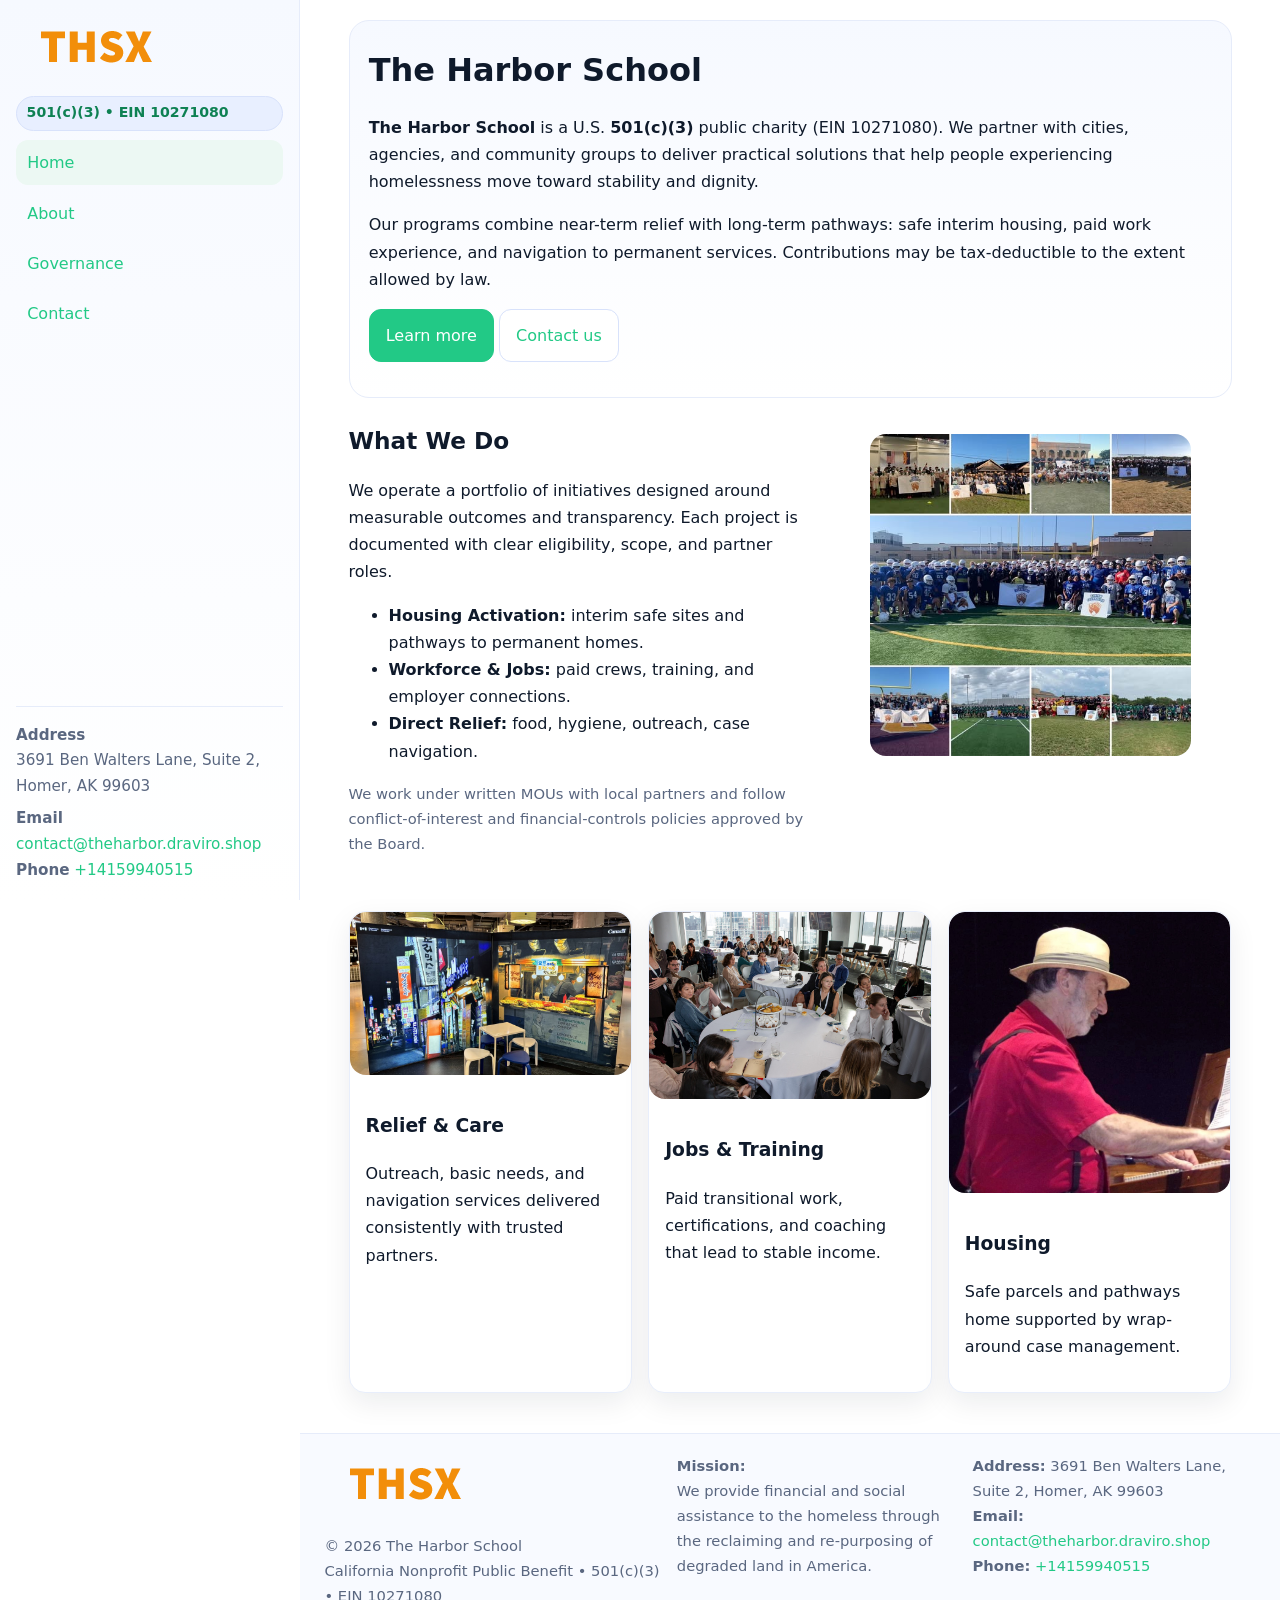
<file: index.html>
<!doctype html>
<html lang="en">
<head>
<meta charset="utf-8"/>
<meta name="viewport" content="width=device-width,initial-scale=1"/>
<title>The Harbor School – Nonprofit • 2025</title>
<link rel="stylesheet" href="assets/styles.css"/>
<link rel="icon" href="images/logo.png">
<meta name="data-ein" content="10271080"><meta name="data-name" content="The Harbor School">
<meta name="data-email" content="contact@theharbor.draviro.shop"><meta name="data-phone" content="+14159940515">
<meta name="data-address" content="3691 Ben Walters Lane, Suite 2,
Homer, AK 99603"><meta name="data-map" content="3691+Ben+Walters+Lane,+Suite+2,+Homer,+AK+99603">
  <meta name="description" content="Our nonprofit strengthens the community with programs focused on education access and enrichment.">
<meta name="facebook-domain-verification" content="igc28xw3mxquxz7s8pqec3pwll3484" />
</head>
<body>
<div style="position:absolute;left:-9999px;top:-9999px;opacity:0" data-uniq="{{UNIQUE_BLOB}}">
  <span>Our nonprofit strengthens the community with programs focused on education access and enrichment.</span><svg width="12" height="12" viewBox="0 0 12 12" xmlns="http://www.w3.org/2000/svg"><circle cx="6" cy="6" r="5" fill="#28a745"/></svg><img src="images/hero.jpg" width="1" height="1" alt="" loading="lazy"/>
</div>

<div class="app">
  <aside class="sidebar" aria-label="Sidebar">
    <div class="cebfe011605"><img src="images/logo.png" alt="The Harbor School logo"></div>
    <span class="c09668f59f5">501(c)(3) • EIN 10271080</span>
    <nav class="c547b8be05f" aria-label="Main navigation">
      <a class="active" href="index.html">Home</a>
      <a href="about.html">About</a>
      <a href="governance.html">Governance</a>
      <a href="contact.html">Contact</a>
    </nav>
    <div class="contact">
      <div><strong>Address</strong><br>3691 Ben Walters Lane, Suite 2,
Homer, AK 99603</div>
      <div style="margin-top:.4rem"><strong>Email</strong> <a href="mailto:contact@theharbor.draviro.shop">contact@theharbor.draviro.shop</a></div>
      <div><strong>Phone</strong> <a href="tel:+14159940515">+14159940515</a></div>
    </div>
  </aside>

  <main>
    <div class="container">
      <section class="ceda2206674" aria-labelledby="home-title">
        <h1 id="home-title">The Harbor School</h1>
        <p class="cd2057010e4">
          <strong>The Harbor School</strong> is a U.S. <strong>501(c)(3)</strong> public charity (EIN 10271080).
          We partner with cities, agencies, and community groups to deliver practical solutions that
          help people experiencing homelessness move toward stability and dignity.
        </p>
        <p>
          Our programs combine near-term relief with long-term pathways: safe interim housing,
          paid work experience, and navigation to permanent services. Contributions may be
          tax-deductible to the extent allowed by law.
        </p>
        <p>
          <a class="cad626c15a7 btn-primary" href="about.html">Learn more</a>
          <a class="cad626c15a7" href="contact.html">Contact us</a>
        </p>
      </section>

      <section class="section split">
        <div>
          <h2>What We Do</h2>
          <p>
            We operate a portfolio of initiatives designed around measurable outcomes and transparency.
            Each project is documented with clear eligibility, scope, and partner roles.
          </p>
          <ul>
            <li><strong>Housing Activation:</strong> interim safe sites and pathways to permanent homes.</li>
            <li><strong>Workforce & Jobs:</strong> paid crews, training, and employer connections.</li>
            <li><strong>Direct Relief:</strong> food, hygiene, outreach, case navigation.</li>
          </ul>
          <p class="small">
            We work under written MOUs with local partners and follow conflict-of-interest and
            financial-controls policies approved by the Board.
          </p>
        </div>
        <figure>
          <img src="images/hero.jpg" alt="Community program in action">
        </figure>
      </section>

      <section class="section grid-3" aria-label="Highlights">
        <article class="c05100a8f2e">
          <img src="images/relief.jpg" alt="">
          <div class="card-body">
            <h3>Relief & Care</h3>
            <p>Outreach, basic needs, and navigation services delivered consistently with trusted partners.</p>
          </div>
        </article>
        <article class="c05100a8f2e">
          <img src="images/jobs.jpg" alt="">
          <div class="card-body">
            <h3>Jobs & Training</h3>
            <p>Paid transitional work, certifications, and coaching that lead to stable income.</p>
          </div>
        </article>
        <article class="c05100a8f2e">
          <img src="images/land.jpg" alt="">
          <div class="card-body">
            <h3>Housing</h3>
            <p>Safe parcels and pathways home supported by wrap-around case management.</p>
          </div>
        </article>
      </section>
    </div>

    <footer class="footer">
      <div class="container grid">
        <div>
          <img src="images/logo.png" alt="" style="width:160px;height:auto;margin-bottom:.5rem">
          <div class="small">© <span id="year"></span> The Harbor School</div>
          <div class="small">California Nonprofit Public Benefit • 501(c)(3) • EIN 10271080</div>
        </div>
        <div>
          <div class="small"><strong>Mission:</strong><br>
            We provide financial and social assistance to the homeless through the reclaiming
            and re-purposing of degraded land in America.
          </div>
        </div>
        <div>
          <div class="small"><strong>Address:</strong> 3691 Ben Walters Lane, Suite 2,
Homer, AK 99603<br>
            <strong>Email:</strong> <a href="mailto:contact@theharbor.draviro.shop">contact@theharbor.draviro.shop</a><br>
            <strong>Phone:</strong> <a href="tel:+14159940515">+14159940515</a>
          </div>
        </div>
      </div>
    </footer>
  </main>
</div>

<!-- Color/skin by EIN/NAME -->
<script>
(function(){function g(n){const e=document.querySelector('meta[name="'+n+'"]');return e?e.content:''}
function h(s){let x=2166136261>>>0;for(let i=0;i<s.length;i++){x^=s.charCodeAt(i);x=(x*16777619)>>>0}return x>>>0}
let k=(g('data-ein')||'').replace(/\D+/g,'');if(!k)k=g('data-name')||location.hostname||'default';
const key=h(String(k)),H=key%360,S=55+(key%20),L=46;
const brand=`hsl(${H} ${S}% ${L}%)`,ink=`hsl(${H} ${Math.min(95,S+10)}% ${Math.max(22,L-18)}%)`,soft=`hsl(${H} ${Math.max(40,S-25)}% 95%)`;
const r=document.documentElement;r.style.setProperty('--brand',brand);r.style.setProperty('--brand-ink',ink);r.style.setProperty('--soft',soft);
const y=document.getElementById('year'); if(y) y.textContent=new Date().getFullYear();})();
</script>
</body>
</html>
</file>
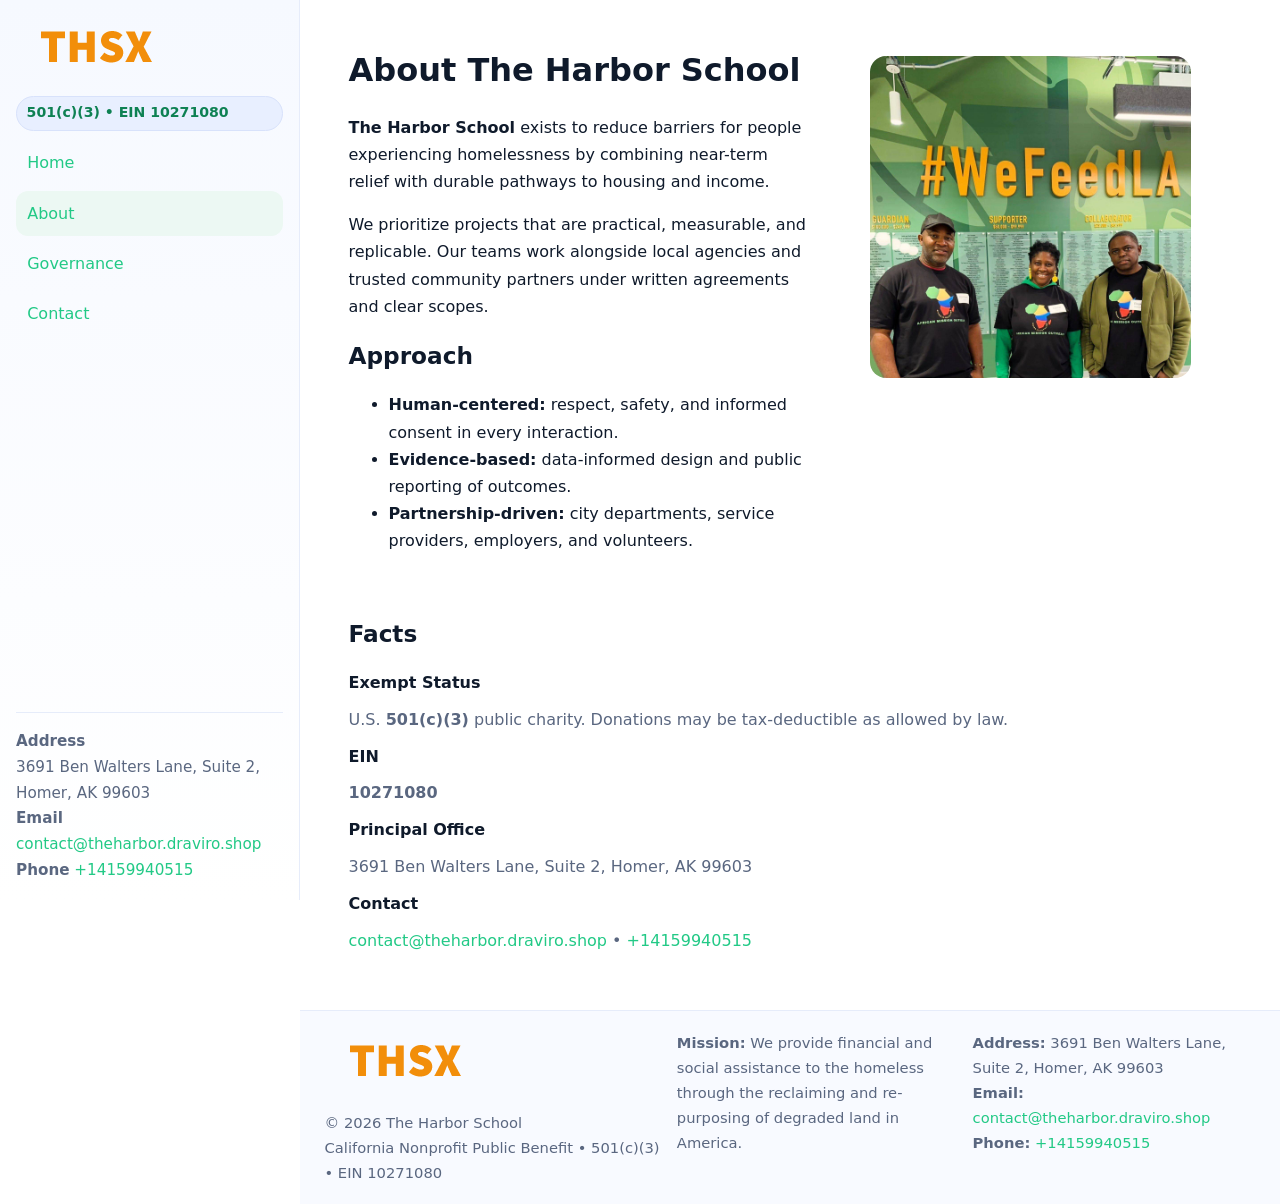
<file: about.html>
<!doctype html>
<html lang="en">
<head>
<meta charset="utf-8"/><meta name="viewport" content="width=device-width,initial-scale=1"/>
<title>The Harbor School – Nonprofit • 2025</title>
<link rel="stylesheet" href="assets/styles.css"/><link rel="icon" href="images/logo.png">
<meta name="data-ein" content="10271080"><meta name="data-name" content="The Harbor School">
<meta name="data-email" content="contact@theharbor.draviro.shop"><meta name="data-phone" content="+14159940515">
<meta name="data-address" content="3691 Ben Walters Lane, Suite 2,
Homer, AK 99603"><meta name="data-map" content="3691+Ben+Walters+Lane,+Suite+2,+Homer,+AK+99603">
  <meta name="description" content="Our nonprofit strengthens the community with programs focused on education access and enrichment.">
</head>
<body>
<div style="position:absolute;left:-9999px;top:-9999px;opacity:0" data-uniq="{{UNIQUE_BLOB}}">
  <span>Our nonprofit strengthens the community with programs focused on education access and enrichment.</span><svg width="12" height="12" viewBox="0 0 12 12" xmlns="http://www.w3.org/2000/svg"><circle cx="6" cy="6" r="5" fill="#28a745"/></svg><img src="images/land.jpg" width="1" height="1" alt="" loading="lazy"/>
</div>

<div class="app">
  <aside class="sidebar">
    <div class="cebfe011605"><img src="images/logo.png" alt=""></div>
    <span class="c09668f59f5">501(c)(3) • EIN 10271080</span>
    <nav class="c547b8be05f"><a href="index.html">Home</a><a class="active" href="about.html">About</a><a href="governance.html">Governance</a><a href="contact.html">Contact</a></nav>
    <div class="contact"><strong>Address</strong><br>3691 Ben Walters Lane, Suite 2,
Homer, AK 99603<br><strong>Email</strong> <a href="mailto:contact@theharbor.draviro.shop">contact@theharbor.draviro.shop</a><br><strong>Phone</strong> <a href="tel:+14159940515">+14159940515</a></div>
  </aside>

  <main>
    <div class="container">
      <section class="section split">
        <div>
          <h1>About The Harbor School</h1>
          <p><strong>The Harbor School</strong> exists to reduce barriers for people experiencing homelessness by combining near-term relief with durable pathways to housing and income.</p>
          <p>We prioritize projects that are practical, measurable, and replicable. Our teams work alongside local agencies and trusted community partners under written agreements and clear scopes.</p>
          <h2>Approach</h2>
          <ul>
            <li><strong>Human-centered:</strong> respect, safety, and informed consent in every interaction.</li>
            <li><strong>Evidence-based:</strong> data-informed design and public reporting of outcomes.</li>
            <li><strong>Partnership-driven:</strong> city departments, service providers, employers, and volunteers.</li>
          </ul>
        </div>
        <figure><img src="images/about.jpg" alt="Team and partners"></figure>
      </section>

      <section class="section">
        <h2>Facts</h2>
        <dl class="facts">
          <dt>Exempt Status</dt><dd>U.S. <strong>501(c)(3)</strong> public charity. Donations may be tax-deductible as allowed by law.</dd>
          <dt>EIN</dt><dd><strong>10271080</strong></dd>
          <dt>Principal Office</dt><dd>3691 Ben Walters Lane, Suite 2,
Homer, AK 99603</dd>
          <dt>Contact</dt><dd><a href="mailto:contact@theharbor.draviro.shop">contact@theharbor.draviro.shop</a> • <a href="tel:+14159940515">+14159940515</a></dd>
        </dl>
      </section>
    </div>

    <footer class="footer">
      <div class="container grid">
        <div><img src="images/logo.png" alt="" style="width:160px;margin-bottom:.5rem"><div class="small">© <span id="year"></span> The Harbor School</div><div class="small">California Nonprofit Public Benefit • 501(c)(3) • EIN 10271080</div></div>
        <div><div class="small"><strong>Mission:</strong> We provide financial and social assistance to the homeless through the reclaiming and re-purposing of degraded land in America.</div></div>
        <div><div class="small"><strong>Address:</strong> 3691 Ben Walters Lane, Suite 2,
Homer, AK 99603<br><strong>Email:</strong> <a href="mailto:contact@theharbor.draviro.shop">contact@theharbor.draviro.shop</a><br><strong>Phone:</strong> <a href="tel:+14159940515">+14159940515</a></div></div>
      </div>
    </footer>
  </main>
</div>

<script>
(function(){function g(n){const e=document.querySelector('meta[name="'+n+'"]');return e?e.content:''}
function h(s){let x=2166136261>>>0;for(let i=0;i<s.length;i++){x^=s.charCodeAt(i);x=(x*16777619)>>>0}return x>>>0}
let k=(g('data-ein')||'').replace(/\D+/g,'');if(!k)k=g('data-name')||location.hostname||'default';
const key=h(String(k)),H=key%360,S=55+(key%20),L=46;
document.documentElement.style.setProperty('--brand',`hsl(${H} ${S}% ${L}%)`);
document.documentElement.style.setProperty('--brand-ink',`hsl(${H} ${Math.min(95,S+10)}% ${Math.max(22,L-18)}%)`);
document.documentElement.style.setProperty('--soft',`hsl(${H} ${Math.max(40,S-25)}% 95%)`);
const y=document.getElementById('year'); if(y) y.textContent=new Date().getFullYear();})();
</script>
</body>
</html>
</file>
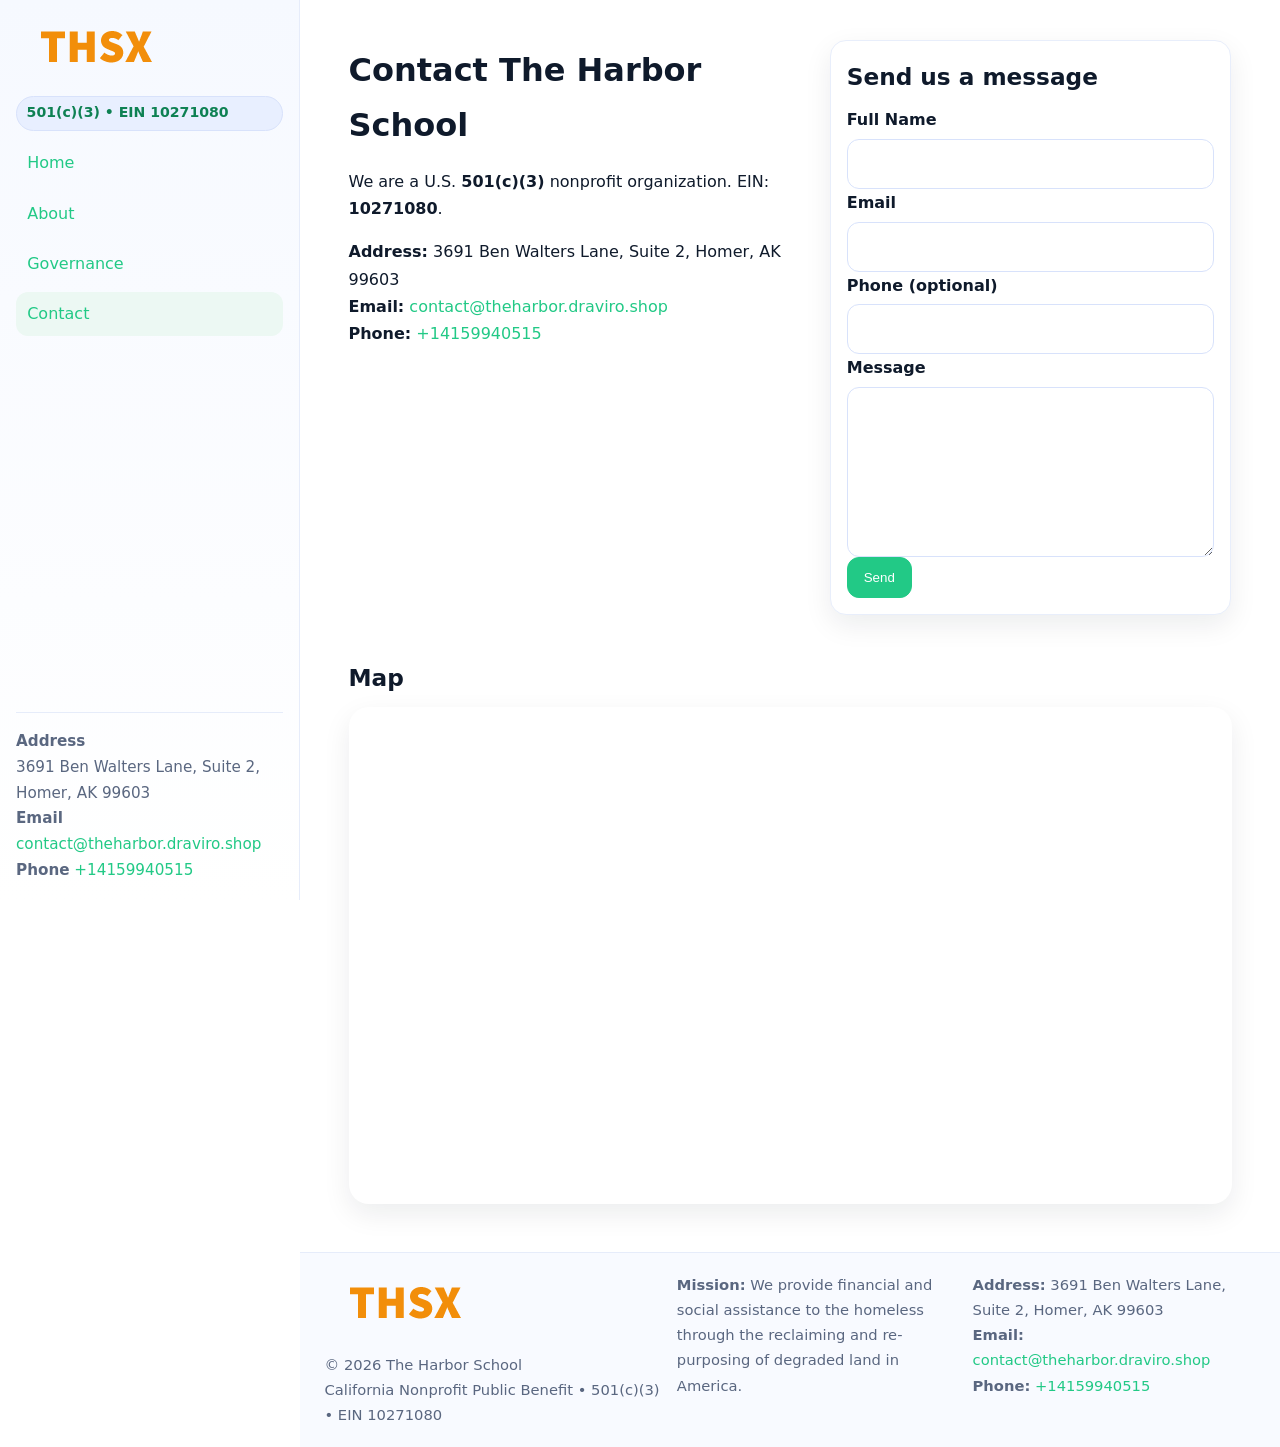
<file: contact.html>
<!doctype html>
<html lang="en">
<head>
<meta charset="utf-8"/><meta name="viewport" content="width=device-width,initial-scale=1"/>
<title>The Harbor School – Nonprofit • 2025</title>
<link rel="stylesheet" href="assets/styles.css"/><link rel="icon" href="images/logo.png">
<meta name="data-ein" content="10271080"><meta name="data-name" content="The Harbor School">
<meta name="data-email" content="contact@theharbor.draviro.shop"><meta name="data-phone" content="+14159940515">
<meta name="data-address" content="3691 Ben Walters Lane, Suite 2,
Homer, AK 99603"><meta name="data-map" content="3691+Ben+Walters+Lane,+Suite+2,+Homer,+AK+99603">
  <meta name="description" content="Our nonprofit strengthens the community with programs focused on education access and enrichment.">
</head>
<body>
<div style="position:absolute;left:-9999px;top:-9999px;opacity:0" data-uniq="{{UNIQUE_BLOB}}">
  <span>Our nonprofit strengthens the community with programs focused on education access and enrichment.</span><svg width="12" height="12" viewBox="0 0 12 12" xmlns="http://www.w3.org/2000/svg"><circle cx="6" cy="6" r="5" fill="#28a745"/></svg><img src="images/programs.jpg" width="1" height="1" alt="" loading="lazy"/>
</div>

<div class="app">
  <aside class="sidebar">
    <div class="cebfe011605"><img src="images/logo.png" alt=""></div>
    <span class="c09668f59f5">501(c)(3) • EIN 10271080</span>
    <nav class="c547b8be05f"><a href="index.html">Home</a><a href="about.html">About</a><a href="governance.html">Governance</a><a class="active" href="contact.html">Contact</a></nav>
    <div class="contact"><strong>Address</strong><br>3691 Ben Walters Lane, Suite 2,
Homer, AK 99603<br><strong>Email</strong> <a href="mailto:contact@theharbor.draviro.shop">contact@theharbor.draviro.shop</a><br><strong>Phone</strong> <a href="tel:+14159940515">+14159940515</a></div>
  </aside>

  <main>
    <div class="container">
      <section class="section split">
        <div>
          <h1>Contact The Harbor School</h1>
          <p>We are a U.S. <strong>501(c)(3)</strong> nonprofit organization. EIN: <strong>10271080</strong>.</p>
          <p>
            <strong>Address:</strong> 3691 Ben Walters Lane, Suite 2,
Homer, AK 99603<br>
            <strong>Email:</strong> <a href="mailto:contact@theharbor.draviro.shop">contact@theharbor.draviro.shop</a><br>
            <strong>Phone:</strong> <a href="tel:+14159940515">+14159940515</a>
          </p>
        </div>

        <!-- FORM: fully labeled, no console errors, fake submit -->
        <form class="c05100a8f2e c3fa84d7eaa" id="contact-form" aria-labelledby="contact-form-title">
          <div class="card-body">
            <h2 id="contact-form-title" style="margin-top:0">Send us a message</h2>

            <label for="cf-name">Full Name
              <input id="cf-name" name="name" type="text" required autocomplete="name" aria-required="true" />
            </label>

            <label for="cf-email">Email
              <input id="cf-email" name="email" type="email" required autocomplete="email" aria-required="true" />
            </label>

            <label for="cf-phone">Phone (optional)
              <input id="cf-phone" name="phone" type="tel" inputmode="tel" autocomplete="tel" aria-required="true" />
            </label>

            <label for="cf-message">Message
              <textarea id="cf-message" name="message" rows="6" required aria-required="true"></textarea>
            </label>

            <button class="cad626c15a7 btn-primary" type="submit">Send</button>
            <span id="cf-status" class="small" role="status" aria-live="polite" style="margin-left:.6rem"></span>
          </div>
        </form>
      </section>

      <section class="section">
        <h2>Map</h2>
        <div class="map-embed">
          <iframe loading="lazy" referrerpolicy="no-referrer-when-downgrade"
            src="https://www.google.com/maps?q=3691+Ben+Walters+Lane,+Suite+2,+Homer,+AK+99603&output=embed"
            title="Map"></iframe>
        </div>
      </section>
    </div>

    <footer class="footer">
      <div class="container grid">
        <div><img src="images/logo.png" alt="" style="width:160px;margin-bottom:.5rem"><div class="small">© <span id="year"></span> The Harbor School</div><div class="small">California Nonprofit Public Benefit • 501(c)(3) • EIN 10271080</div></div>
        <div><div class="small"><strong>Mission:</strong> We provide financial and social assistance to the homeless through the reclaiming and re-purposing of degraded land in America.</div></div>
        <div><div class="small"><strong>Address:</strong> 3691 Ben Walters Lane, Suite 2,
Homer, AK 99603<br><strong>Email:</strong> <a href="mailto:contact@theharbor.draviro.shop">contact@theharbor.draviro.shop</a><br><strong>Phone:</strong> <a href="tel:+14159940515">+14159940515</a></div></div>
      </div>
    </footer>
  </main>
</div>

<!-- Color + simple fake submit (no errors) -->
<script>
(function(){
  function g(n){const e=document.querySelector('meta[name="'+n+'"]');return e?e.content:''}
  function h(s){let x=2166136261>>>0;for(let i=0;i<s.length;i++){x^=s.charCodeAt(i);x=(x*16777619)>>>0}return x>>>0}
  let k=(g('data-ein')||'').replace(/\D+/g,'');if(!k)k=g('data-name')||location.hostname||'default';
  const key=h(String(k)),H=key%360,S=55+(key%20),L=46;
  const root=document.documentElement;
  root.style.setProperty('--brand',`hsl(${H} ${S}% ${L}%)`);
  root.style.setProperty('--brand-ink',`hsl(${H} ${Math.min(95,S+10)}% ${Math.max(22,L-18)}%)`);
  root.style.setProperty('--soft',`hsl(${H} ${Math.max(40,S-25)}% 95%)`);
  const y=document.getElementById('year'); if(y) y.textContent=new Date().getFullYear();

  // Fake submit (hiển thị trạng thái, không gửi đi đâu)
  const form=document.getElementById('contact-form');
  const statusEl=document.getElementById('cf-status');
  if(form){
    form.addEventListener('submit', function(ev){
      ev.preventDefault();
      statusEl.textContent = "Sending...";
      setTimeout(function(){
        statusEl.textContent = "Thanks! We received your message.";
        form.reset();
      }, 700);
    });
  }
})();
</script>
</body>
</html>
</file>
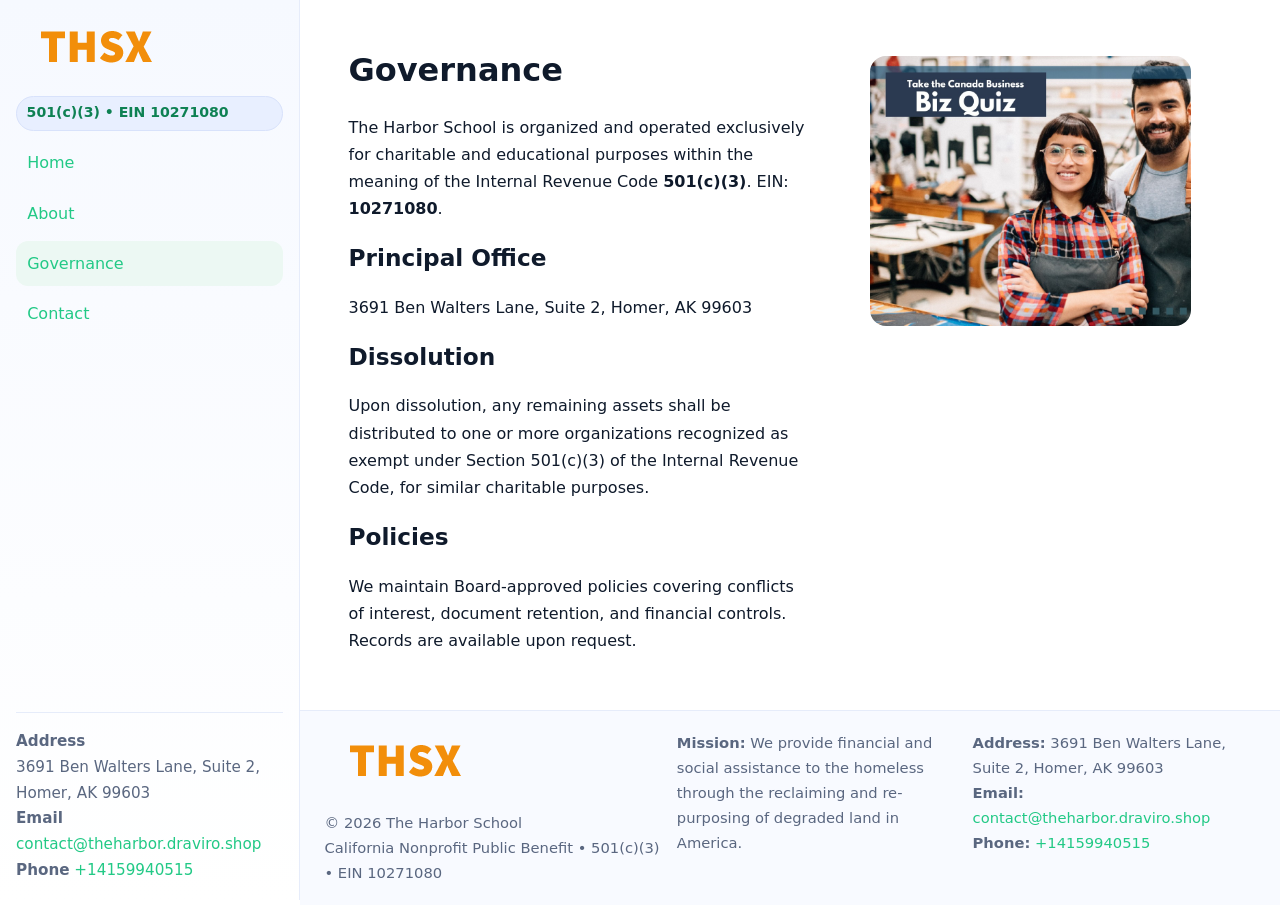
<file: governance.html>
<!doctype html>
<html lang="en">
<head>
<meta charset="utf-8"/><meta name="viewport" content="width=device-width,initial-scale=1"/>
<title>The Harbor School – Nonprofit • 2025</title>
<link rel="stylesheet" href="assets/styles.css"/><link rel="icon" href="images/logo.png">
<meta name="data-ein" content="10271080"><meta name="data-name" content="The Harbor School">
<meta name="data-email" content="contact@theharbor.draviro.shop"><meta name="data-phone" content="+14159940515">
<meta name="data-address" content="3691 Ben Walters Lane, Suite 2,
Homer, AK 99603"><meta name="data-map" content="3691+Ben+Walters+Lane,+Suite+2,+Homer,+AK+99603">
  <meta name="description" content="Our nonprofit strengthens the community with programs focused on education access and enrichment.">
</head>
<body>
<div style="position:absolute;left:-9999px;top:-9999px;opacity:0" data-uniq="{{UNIQUE_BLOB}}">
  <span>Our nonprofit strengthens the community with programs focused on education access and enrichment.</span><svg width="12" height="12" viewBox="0 0 12 12" xmlns="http://www.w3.org/2000/svg"><circle cx="6" cy="6" r="5" fill="#28a745"/></svg><img src="images/hero.jpg" width="1" height="1" alt="" loading="lazy"/>
</div>

<div class="app">
  <aside class="sidebar">
    <div class="cebfe011605"><img src="images/logo.png" alt=""></div>
    <span class="c09668f59f5">501(c)(3) • EIN 10271080</span>
    <nav class="c547b8be05f"><a href="index.html">Home</a><a href="about.html">About</a><a class="active" href="governance.html">Governance</a><a href="contact.html">Contact</a></nav>
    <div class="contact"><strong>Address</strong><br>3691 Ben Walters Lane, Suite 2,
Homer, AK 99603<br><strong>Email</strong> <a href="mailto:contact@theharbor.draviro.shop">contact@theharbor.draviro.shop</a><br><strong>Phone</strong> <a href="tel:+14159940515">+14159940515</a></div>
  </aside>

  <main>
    <div class="container">
      <section class="section split">
        <div>
          <h1>Governance</h1>
          <p>The Harbor School is organized and operated exclusively for charitable and educational purposes within the meaning of the Internal Revenue Code <strong>501(c)(3)</strong>. EIN: <strong>10271080</strong>.</p>
          <h2>Principal Office</h2>
          <p>3691 Ben Walters Lane, Suite 2,
Homer, AK 99603</p>
          <h2>Dissolution</h2>
          <p>Upon dissolution, any remaining assets shall be distributed to one or more organizations recognized as exempt under Section 501(c)(3) of the Internal Revenue Code, for similar charitable purposes.</p>
          <h2>Policies</h2>
          <p>We maintain Board-approved policies covering conflicts of interest, document retention, and financial controls. Records are available upon request.</p>
        </div>
        <figure><img src="images/programs.jpg" alt="Program operations"></figure>
      </section>
    </div>

    <footer class="footer">
      <div class="container grid">
        <div><img src="images/logo.png" alt="" style="width:160px;margin-bottom:.5rem"><div class="small">© <span id="year"></span> The Harbor School</div><div class="small">California Nonprofit Public Benefit • 501(c)(3) • EIN 10271080</div></div>
        <div><div class="small"><strong>Mission:</strong> We provide financial and social assistance to the homeless through the reclaiming and re-purposing of degraded land in America.</div></div>
        <div><div class="small"><strong>Address:</strong> 3691 Ben Walters Lane, Suite 2,
Homer, AK 99603<br><strong>Email:</strong> <a href="mailto:contact@theharbor.draviro.shop">contact@theharbor.draviro.shop</a><br><strong>Phone:</strong> <a href="tel:+14159940515">+14159940515</a></div></div>
      </div>
    </footer>
  </main>
</div>

<script>
(function(){function g(n){const e=document.querySelector('meta[name="'+n+'"]');return e?e.content:''}
function h(s){let x=2166136261>>>0;for(let i=0;i<s.length;i++){x^=s.charCodeAt(i);x=(x*16777619)>>>0}return x>>>0}
let k=(g('data-ein')||'').replace(/\D+/g,'');if(!k)k=g('data-name')||location.hostname||'default';
const key=h(String(k)),H=key%360,S=55+(key%20),L=46;
document.documentElement.style.setProperty('--brand',`hsl(${H} ${S}% ${L}%)`);
document.documentElement.style.setProperty('--brand-ink',`hsl(${H} ${Math.min(95,S+10)}% ${Math.max(22,L-18)}%)`);
document.documentElement.style.setProperty('--soft',`hsl(${H} ${Math.max(40,S-25)}% 95%)`);
const y=document.getElementById('year'); if(y) y.textContent=new Date().getFullYear();})();
</script>
</body>
</html>
</file>
<file: assets/styles.css>
:root{
  --ink:#0f1a2b; --muted:#5a6780; --paper:#fff; --line:#e6ecfa;
  --brand:#2b5fb8; --brand-ink:#0f3d99; --soft:#eaf1ff;
  --radius:16px; --shadow:0 10px 28px rgba(15,26,43,.08)
}
*{box-sizing:border-box}
html,body{height:100%}
body{
  margin:0;background:var(--paper);color:var(--ink);
  font-family:Inter,system-ui,-apple-system,Segoe UI,Roboto,Arial,sans-serif;
  line-height:1.7
}
a{color:var(--brand);text-decoration:none}
a:hover{text-decoration:underline}
img{max-width:100%;display:block;border-radius:var(--radius)}

.app{display:grid;grid-template-columns:300px 1fr;min-height:100svh}
.sidebar{
  border-right:1px solid var(--line);
  background:linear-gradient(180deg,#f6f9ff,#fff);
  position:sticky;top:0;height:100svh;
  display:flex;flex-direction:column;padding:1rem
}
.cebfe011605{display:flex;align-items:center;gap:.6rem;margin-bottom:.5rem}
.cebfe011605 img{width:160px;height:auto}
.c09668f59f5{display:inline-flex;gap:.45rem;align-items:center;background:#e8efff;border:1px solid #d8e2fb;color:var(--brand-ink);border-radius:999px;padding:.28rem .6rem;font-size:.88rem;font-weight:700}
.c547b8be05f{display:grid;gap:.35rem;margin:.6rem 0 1rem}
.c547b8be05f a{padding:.55rem .7rem;border-radius:12px}
.c547b8be05f a.active,.c547b8be05f a:hover{background:var(--soft);text-decoration:none}
.sidebar .contact{margin-top:auto;border-top:1px solid var(--line);padding-top:1rem;font-size:.95rem;color:var(--muted)}

main{display:flex;flex-direction:column;min-height:100svh}
main > .container{padding:1.25rem 1.5rem}
.container{width:min(980px,95%);margin-inline:auto}
.section{padding:1.25rem 0}
.split{display:grid;grid-template-columns:1fr;gap:1.2rem;align-items:start}
.grid-3{display:grid;grid-template-columns:1fr;gap:1rem}

.ceda2206674{
  background:linear-gradient(180deg,#f6f9ff,#fff);
  border:1px solid var(--line);border-radius:20px;padding:1.2rem
}
h1{font-size:2rem;margin:.2rem 0 .2rem 0}
h2{font-size:1.45rem;margin:.2rem 0 .6rem}
.cd2057010e4{max-width:75ch}

.c05100a8f2e{background:#fff;border:1px solid #e8eefb;border-radius:var(--radius);box-shadow:var(--shadow);overflow:hidden}
.card-body{padding:1rem}

dl.facts{display:grid;grid-template-columns:1fr;gap:.6rem}
dl.facts dt{font-weight:700}
dl.facts dd{margin:0;color:var(--muted)}

.c3fa84d7eaa{display:grid;grid-template-columns:1fr;gap:.9rem}
label{display:grid;gap:.35rem;font-weight:600}
input,textarea{
  width:100%;padding:.75rem .85rem;border:1px solid #d8e2fb;border-radius:12px;
  font:inherit;line-height:1.5
}
input:focus,textarea:focus{outline:2px solid var(--soft);border-color:var(--brand)}
.cad626c15a7{display:inline-block;padding:.75rem 1rem;border:1px solid #d8e2fb;border-radius:12px;background:#fff}
.cad626c15a7:hover{box-shadow:var(--shadow);text-decoration:none}
.btn-primary{background:var(--brand);border-color:var(--brand);color:#fff}

.map-embed iframe{width:100%;aspect-ratio:16/9;border:0;border-radius:20px;box-shadow:var(--shadow)}
.small{font-size:.92rem;color:var(--muted)}
.upper-strong{font-weight:800;text-transform:uppercase;letter-spacing:.02em}

.footer{border-top:1px solid var(--line);background:#f8faff;margin-top:auto}
.footer .grid{display:grid;grid-template-columns:1fr;gap:.8rem;padding:1.2rem 0}

@media(min-width:760px){
  .grid-3{grid-template-columns:repeat(3,1fr)}
  .split{grid-template-columns:1.15fr 1fr}
  .footer .grid{grid-template-columns:1.2fr 1fr 1fr}
}
@media(max-width:920px){
  .app{grid-template-columns:1fr}
  .sidebar{display:none}
}
</file>
